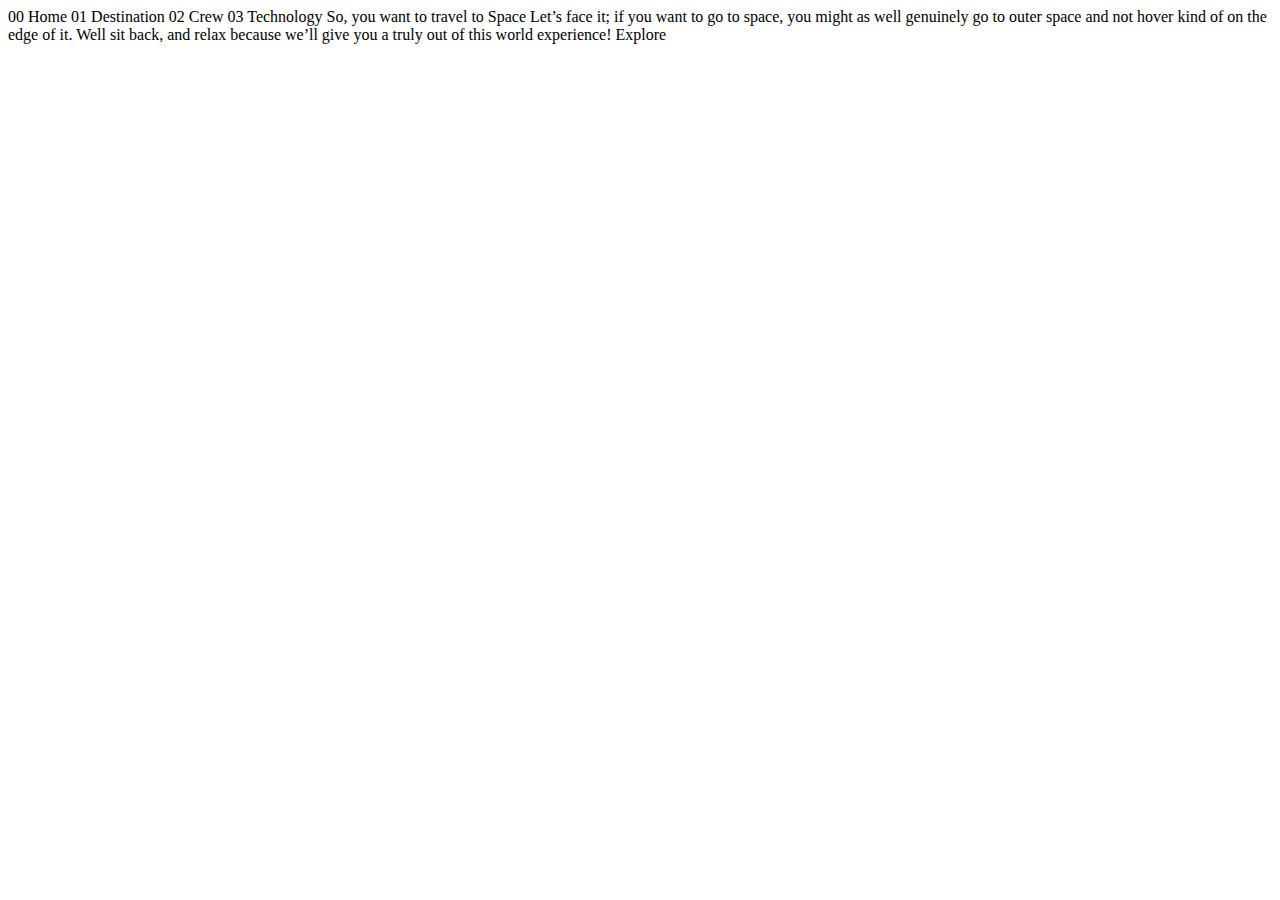
<file: starter-code/index.html>
<!DOCTYPE html>
<html lang="en">
<head>
  <meta charset="UTF-8">
  <meta name="viewport" content="width=device-width, initial-scale=1.0">

  <link rel="icon" type="image/png" sizes="32x32" href="./assets/favicon-32x32.png">
  
  <title>Frontend Mentor | Space tourism website</title>
</head>
<body>

  00 Home
  01 Destination
  02 Crew
  03 Technology

  So, you want to travel to
  Space
  Let’s face it; if you want to go to space, you might as well genuinely go to 
  outer space and not hover kind of on the edge of it. Well sit back, and relax 
  because we’ll give you a truly out of this world experience!

  Explore

</body>
</html>
</file>
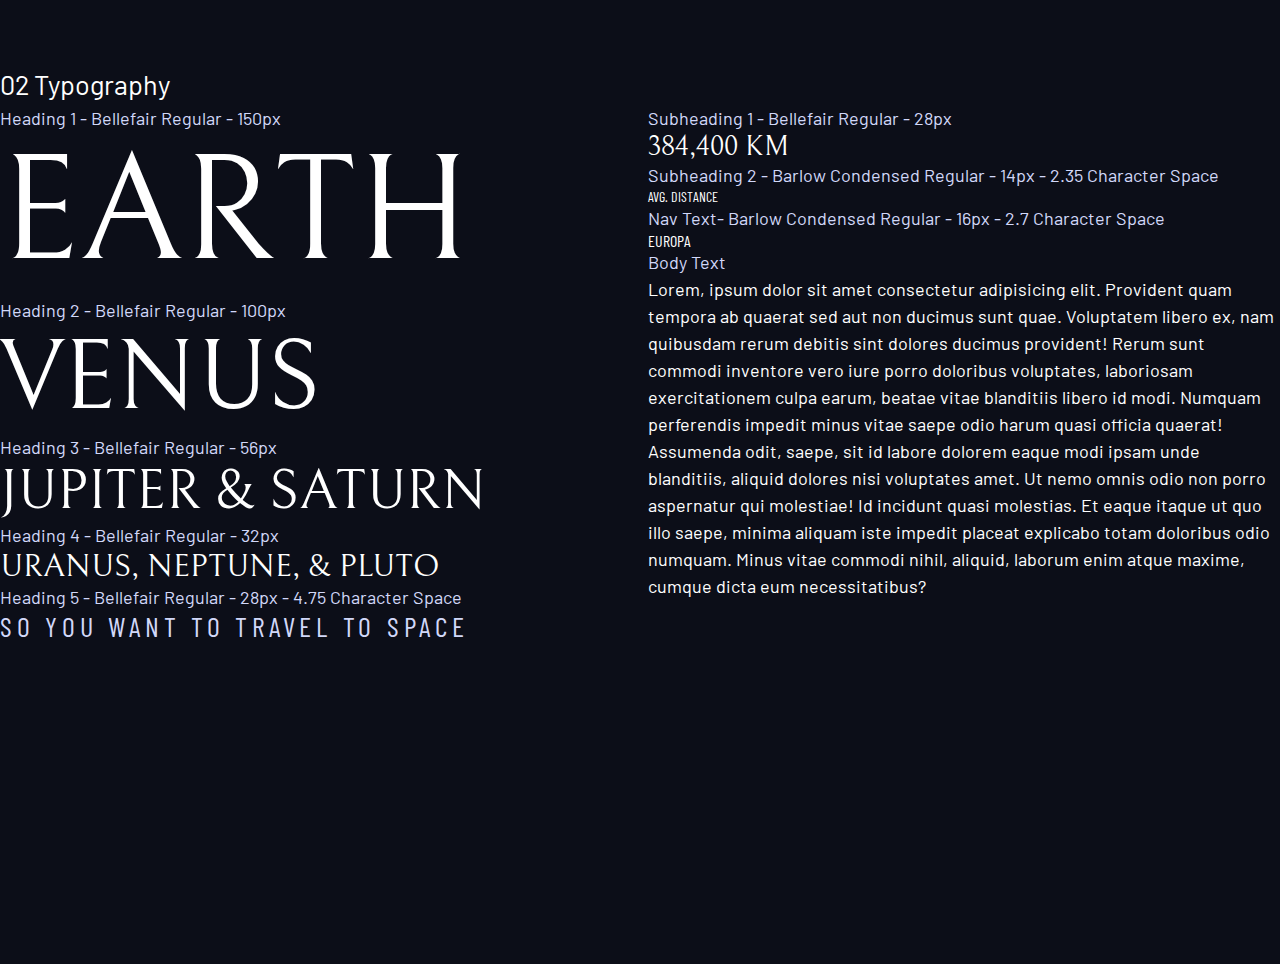
<file: 11. Numbered Titles.html>
<!DOCTYPE html>
<html lang="en">
<head>
  <meta charset="UTF-8">
  <meta http-equiv="X-UA-Compatible" content="IE=edge">
  <meta name="viewport" content="width=device-width, initial-scale=1.0">
  <link rel="preconnect" href="https://fonts.googleapis.com">
  <link rel="preconnect" href="https://fonts.gstatic.com" crossorigin>
  <link
    href="https://fonts.googleapis.com/css2?family=Barlow+Condensed:wght@400;700&family=Barlow:wght@400;700&family=Bellefair&display=swap"
    rel="stylesheet">
  <link rel="stylesheet" href="index.css">

  <title>Typography P1</title>
</head>
<body>
  <section id="typography" style="margin: 4rem 0">
    <h2><span>02</span> Typography</h2>
    <div class="flex">
      <div style="flex-basis: 100%">
        <div>
          <p class="text-accent">Heading 1 - Bellefair Regular   - 150px</p>
          <p class="fs-900 ff-serif uppercase">Earth</p>
        </div>
        <div>
          <p class="text-accent">Heading 2 - Bellefair Regular   - 100px</p>
          <p class="fs-800 ff-serif uppercase">Venus</p>
        </div>
        <div>
          <p class="text-accent">Heading 3 - Bellefair Regular   - 56px</p>
          <p class="fs-700 ff-serif uppercase">Jupiter & Saturn</p>
        </div>
        <div>
          <p class="text-accent">Heading 4 - Bellefair Regular   - 32px</p>
          <p class="fs-600 ff-serif uppercase">Uranus, Neptune, & Pluto</p>
        </div>
        <div>
          <p class="text-accent">Heading 5 - Bellefair Regular   - 28px - 4.75 Character Space</p>
          <p class="text-accent fs-500 ff-sans-cond uppercase letter-spacing-1">So you want to travel to space</p>
        </div>
      </div>
      <div style="flex-basis: 100%">
        <div>
          <p class="text-accent">Subheading 1 - Bellefair Regular - 28px</p>
          <p class="fs-500 ff-serif uppercase">384,400 Km</p>
        </div>
        <div>
          <p class="text-accent">Subheading 2 - Barlow Condensed Regular - 14px - 2.35 Character Space</p>
          <p class="fs-200 ff-sans-cond uppercase letter-spacing-3">Avg. Distance</p>
        </div>
        <div>
          <p class="text-accent">Nav Text- Barlow Condensed Regular - 16px - 2.7 Character Space</p>
          <p class="fs-300 ff-sans-cond uppercase letter-spacing-2">Europa</p>
        </div>
        <div>
          <p class="text-accent">Body Text</p>
          <p>Lorem, ipsum dolor sit amet consectetur adipisicing elit. Provident quam tempora ab quaerat sed aut non ducimus sunt quae. Voluptatem libero ex, nam quibusdam rerum debitis sint dolores ducimus provident!
          Rerum sunt commodi inventore vero iure porro doloribus voluptates, laboriosam exercitationem culpa earum, beatae vitae blanditiis libero id modi. Numquam perferendis impedit minus vitae saepe odio harum quasi officia quaerat!
          Assumenda odit, saepe, sit id labore dolorem eaque modi ipsam unde blanditiis, aliquid dolores nisi voluptates amet. Ut nemo omnis odio non porro aspernatur qui molestiae! Id incidunt quasi molestias.
          Et eaque itaque ut quo illo saepe, minima aliquam iste impedit placeat explicabo totam doloribus odio numquam. Minus vitae commodi nihil, aliquid, laborum enim atque maxime, cumque dicta eum necessitatibus?</p>
        </div>
      </div>
    </div>
  </section>
</body>
</html>
</file>
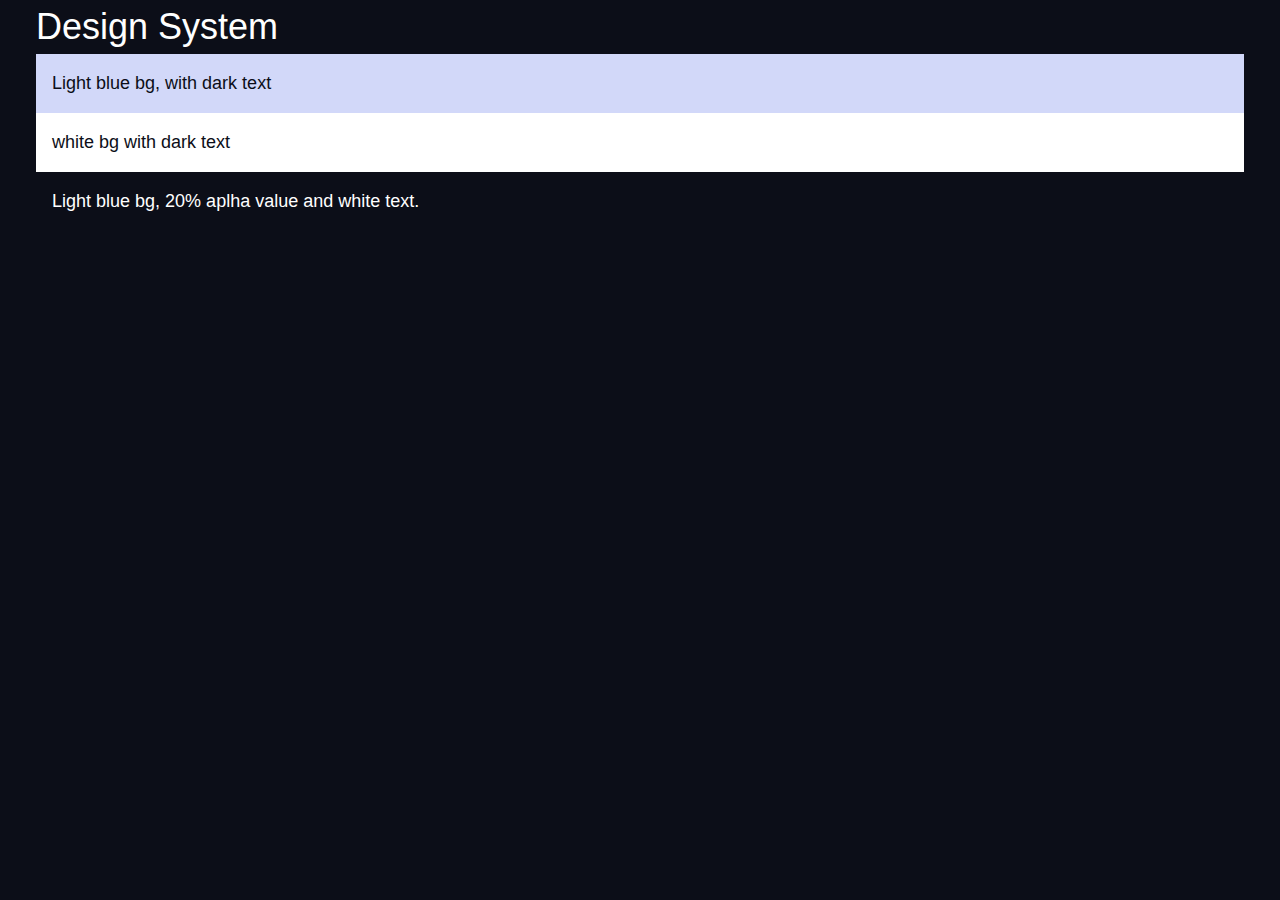
<file: 7. Color Challenge.html>
<!DOCTYPE html>
<html lang="en">
<head>
  <meta charset="UTF-8">
  <meta http-equiv="X-UA-Compatible" content="IE=edge">
  <meta name="viewport" content="width=device-width, initial-scale=1.0">
      <link rel="stylesheet" href="index.css" />
  <title>Color Challenge</title>
</head>
<body class="bg-dark">
  <!--CHALLENGE ---------
      1. Give the first div a light blue background and dark text color
      2. Give the second dv a white bg and dark text color
      3. Give the 3rd div a light blue bfg with 20% aplha value  and white text.

  ---------------------->

  <div class="container">
    <h1>Design System</h1>

    <div class="bg-accent text-dark" style="padding: 1rem" >
    Light blue bg, with dark text
  </div>

    <div class="bg-white text-dark" style="padding: 1rem" >
    white bg with dark text
  </div>

    <div class="example-component text-white" style="padding: 1rem">
    Light blue bg, 20% aplha value and white text.
  </div>
  </div>
</body>
</html>
</file>
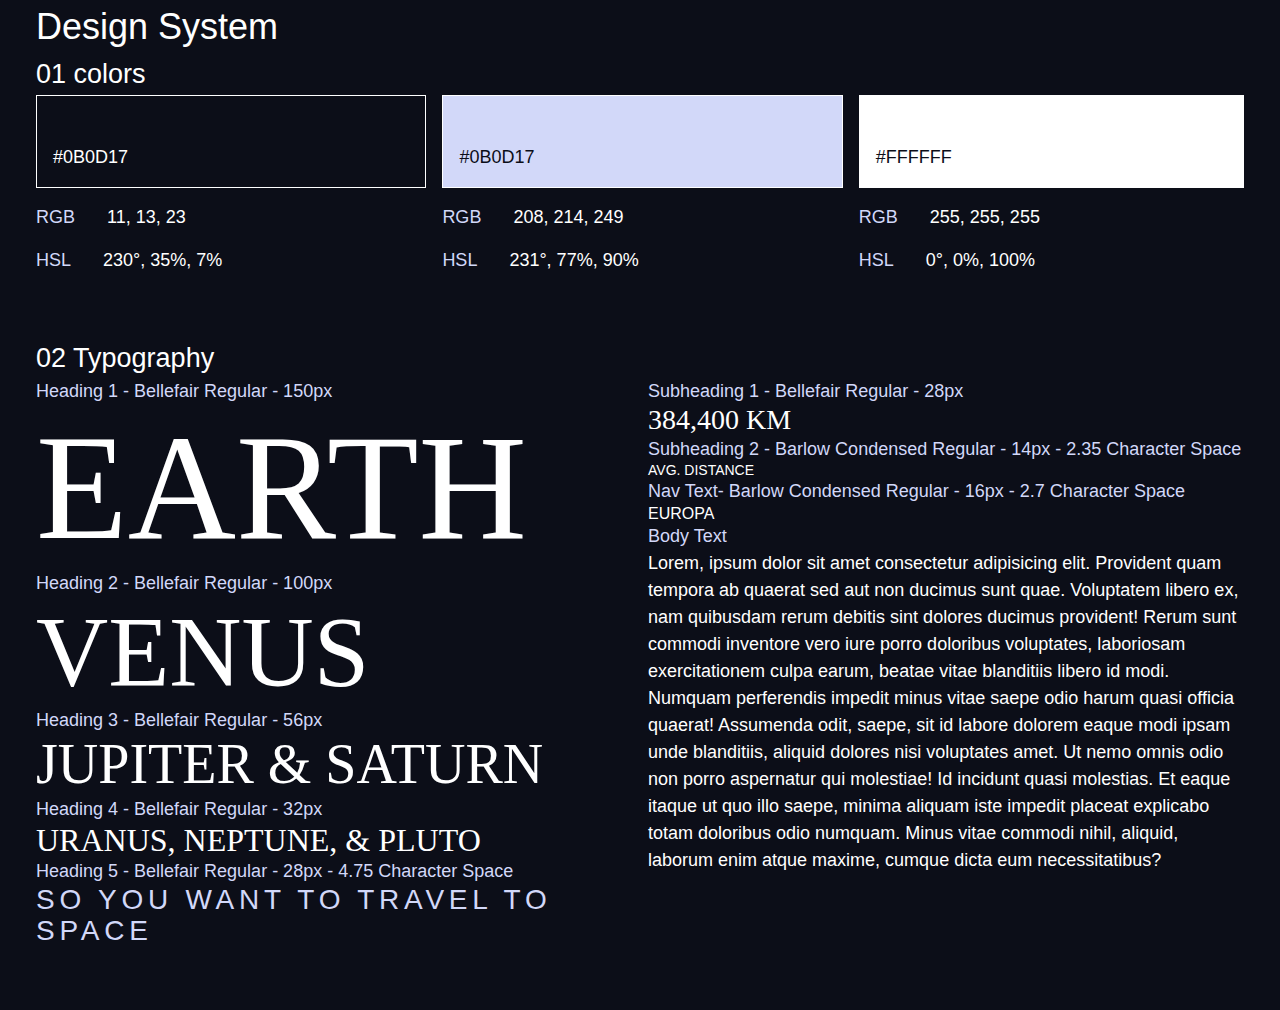
<file: 8 & 10. Color Utility & Typo.html>
<!DOCTYPE html>
<html lang="en">
  <head>
    <meta charset="UTF-8" />
    <meta http-equiv="X-UA-Compatible" content="IE=edge" />
    <meta name="viewport" content="width=device-width, initial-scale=1.0" />
    <link rel="stylesheet" href="index.css" />
    <title>Color Utility Classes</title>
  </head>
  <body class="bg-dark text-white">
    <div class="container">
      <h1>Design System</h1>

      <section id="colors">
        <h2><span>01</span> colors</h2>
        <div class="grid cols-3">
          <div class="grid">
            <div
              class="bg-dark text-white"
              style="padding: 3rem 1rem 1rem; border: 1px solid white"
            >
              #0B0D17
            </div>
            <p class="flex" style="--gap: 2rem"><span class="text-accent">RGB</span> 11, 13, 23</p>
            <p class="flex" style="--gap: 2rem"><span class="text-accent">HSL</span> 230°, 35%, 7%</p>
          </div>
          <div class="grid">
            <div
              class="bg-accent text-dark"
              style="padding: 3rem 1rem 1rem; border: 1px solid white"
            >
              #0B0D17
            </div>
            <p class="flex" style="--gap: 2rem"><span class="text-accent">RGB</span> 208, 214, 249</p>
            <p class="flex" style="--gap: 2rem"><span class="text-accent">HSL</span> 231°, 77%, 90%</p>
          </div>
          <div class="grid">
            <div
              class="bg-white text-dark"
              style="padding: 3rem 1rem 1rem; border: 1px solid white"
            >
              #FFFFFF
            </div>
            <p class="flex" style="--gap: 2rem"><span class="text-accent">RGB</span> 255, 255, 255</p>
            <p class="flex" style="--gap: 2rem"><span class="text-accent">HSL</span> 0°, 0%, 100%</p>
          </div>
        </div>
      </section>

      <section id="typography" style="margin: 4rem 0">
        <h2><span>02</span> Typography</h2>
        <div class="flex">
          <div style="flex-basis: 100%">
            <div>
              <p class="text-accent">Heading 1 - Bellefair Regular - 150px</p>
              <p class="fs-900 ff-serif uppercase">Earth</p>
            </div>
            <div>
              <p class="text-accent">Heading 2 - Bellefair Regular - 100px</p>
              <p class="fs-800 ff-serif uppercase">Venus</p>
            </div>
            <div>
              <p class="text-accent">Heading 3 - Bellefair Regular - 56px</p>
              <p class="fs-700 ff-serif uppercase">Jupiter & Saturn</p>
            </div>
            <div>
              <p class="text-accent">Heading 4 - Bellefair Regular - 32px</p>
              <p class="fs-600 ff-serif uppercase">Uranus, Neptune, & Pluto</p>
            </div>
            <div>
              <p class="text-accent">Heading 5 - Bellefair Regular - 28px - 4.75 Character Space</p>
              <p class="text-accent fs-500 ff-sans-cond uppercase letter-spacing-1">So you want to travel to space</p>
            </div>
          </div>
          <div style="flex-basis: 100%">
            <div>
              <p class="text-accent">Subheading 1 - Bellefair Regular - 28px</p>
              <p class="fs-500 ff-serif uppercase">384,400 Km</p>
            </div>
            <div>
              <p class="text-accent">Subheading 2 - Barlow Condensed Regular - 14px - 2.35 Character Space</p>
              <p class="fs-200 ff-sans-cond uppercase letter-spacing-3">Avg. Distance</p>
            </div>
            <div>
              <p class="text-accent">Nav Text- Barlow Condensed Regular - 16px - 2.7 Character Space</p>
              <p class="fs-300 ff-sans-cond uppercase letter-spacing-2">Europa</p>
            </div>
            <div>
              <p class="text-accent">Body Text</p>
              <p>Lorem, ipsum dolor sit amet consectetur adipisicing elit. Provident quam tempora ab quaerat sed aut non
                ducimus sunt quae. Voluptatem libero ex, nam quibusdam rerum debitis sint dolores ducimus provident!
                Rerum sunt commodi inventore vero iure porro doloribus voluptates, laboriosam exercitationem culpa earum,
                beatae vitae blanditiis libero id modi. Numquam perferendis impedit minus vitae saepe odio harum quasi officia
                quaerat!
                Assumenda odit, saepe, sit id labore dolorem eaque modi ipsam unde blanditiis, aliquid dolores nisi voluptates
                amet. Ut nemo omnis odio non porro aspernatur qui molestiae! Id incidunt quasi molestias.
                Et eaque itaque ut quo illo saepe, minima aliquam iste impedit placeat explicabo totam doloribus odio numquam.
                Minus vitae commodi nihil, aliquid, laborum enim atque maxime, cumque dicta eum necessitatibus?</p>
            </div>
          </div>
        </div>
      </section>
    </div>
  </body>
</html>
</file>
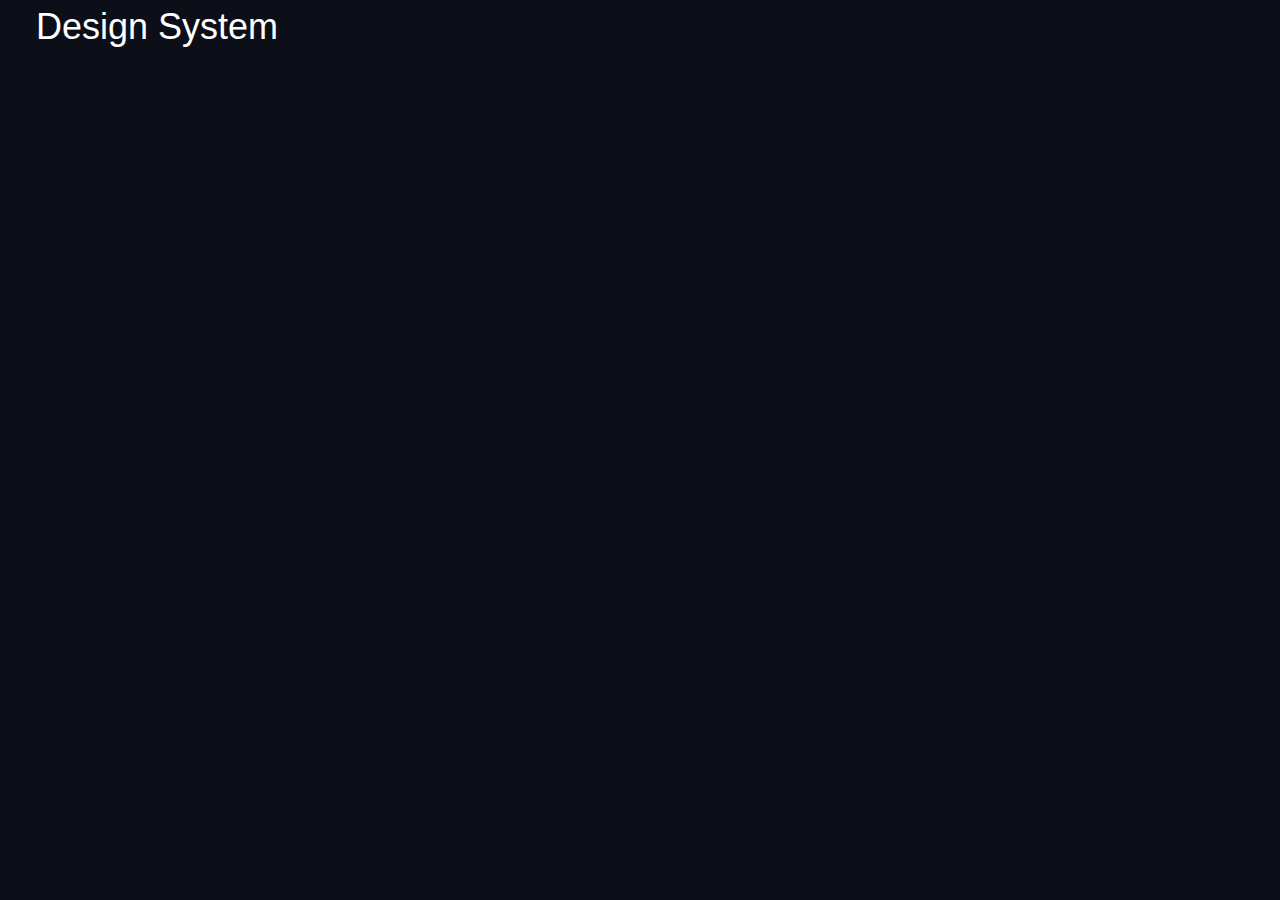
<file: design-system.html>
<!DOCTYPE html>
<html lang="en">
<head>
  <meta charset="UTF-8">
  <meta http-equiv="X-UA-Compatible" content="IE=edge">
  <meta name="viewport" content="width=device-width, initial-scale=1.0">
  <link rel="stylesheet" href="index.css">
  <title>Document</title>
</head>
<body class="bg-dark">
  <div class="container">
    <h1>Design System</h1>
    <section id="colors">
  
    </section>
  </div>
</body>
</html>
</file>
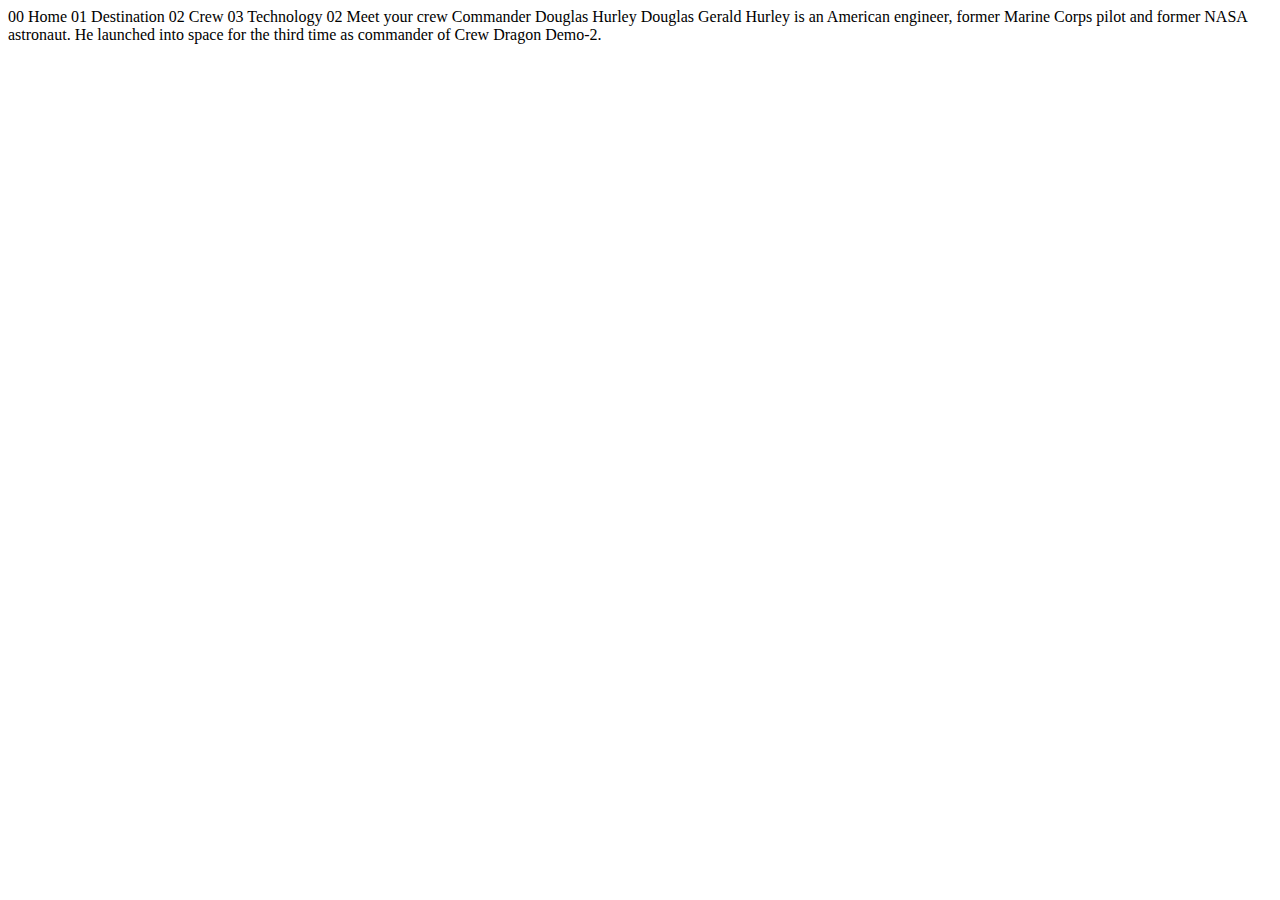
<file: starter-code/crew-commander.html>
<!DOCTYPE html>
<html lang="en">
<head>
  <meta charset="UTF-8">
  <meta name="viewport" content="width=device-width, initial-scale=1.0">

  <link rel="icon" type="image/png" sizes="32x32" href="./assets/favicon-32x32.png">
  
  <title>Frontend Mentor | Space tourism website</title>
</head>
<body>

  00 Home
  01 Destination
  02 Crew
  03 Technology

  02 Meet your crew

  Commander
  Douglas Hurley

  Douglas Gerald Hurley is an American engineer, former Marine Corps pilot 
  and former NASA astronaut. He launched into space for the third time as 
  commander of Crew Dragon Demo-2.
</body>
</html>
</file>
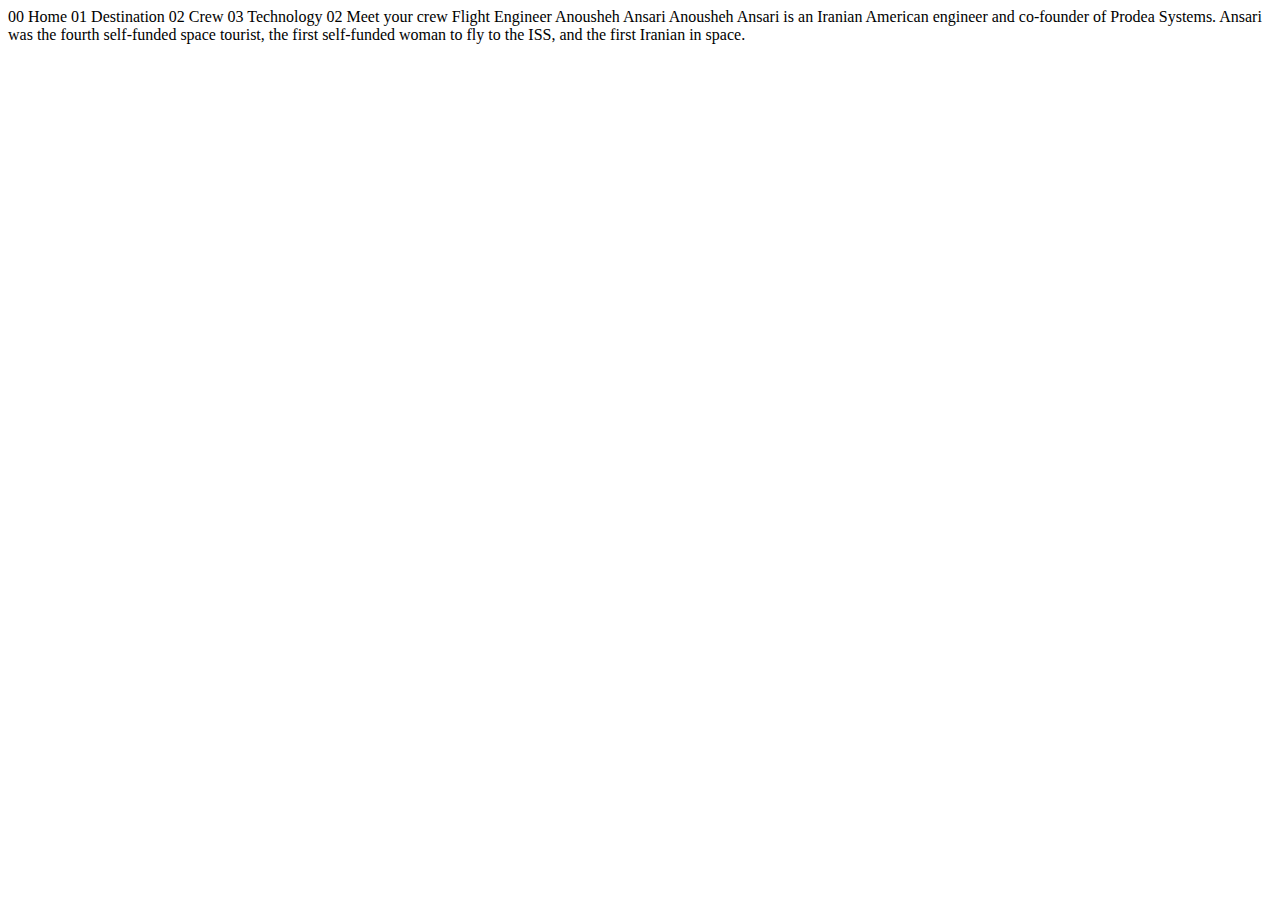
<file: starter-code/crew-engineer.html>
<!DOCTYPE html>
<html lang="en">
<head>
  <meta charset="UTF-8">
  <meta name="viewport" content="width=device-width, initial-scale=1.0">

  <link rel="icon" type="image/png" sizes="32x32" href="./assets/favicon-32x32.png">
  
  <title>Frontend Mentor | Space tourism website</title>
</head>
<body>

  00 Home
  01 Destination
  02 Crew
  03 Technology

  02 Meet your crew

  Flight Engineer
  Anousheh Ansari

  Anousheh Ansari is an Iranian American engineer and co-founder of Prodea Systems. 
  Ansari was the fourth self-funded space tourist, the first self-funded woman to 
  fly to the ISS, and the first Iranian in space. 
</body>
</html>
</file>
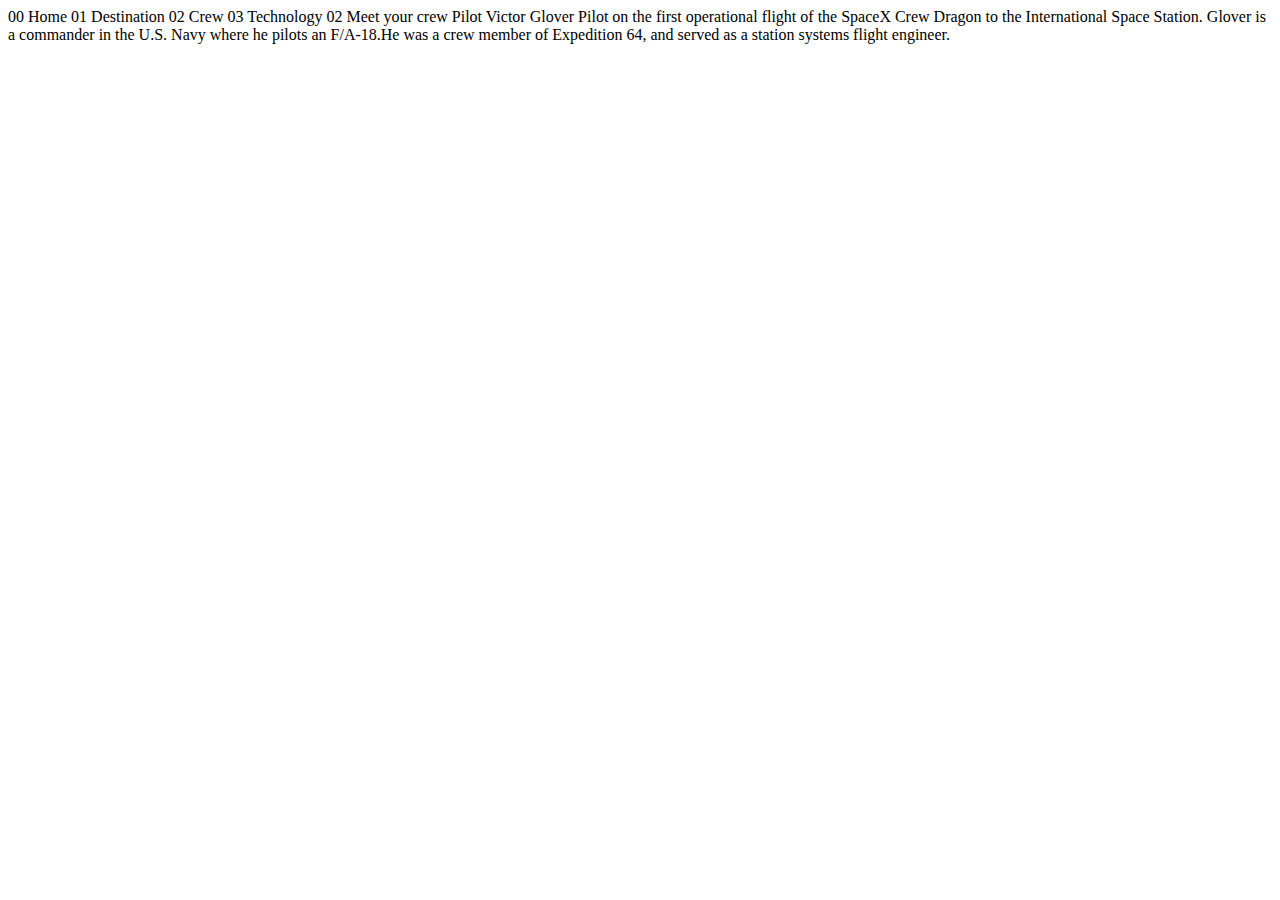
<file: starter-code/crew-pilot.html>
<!DOCTYPE html>
<html lang="en">
<head>
  <meta charset="UTF-8">
  <meta name="viewport" content="width=device-width, initial-scale=1.0">

  <link rel="icon" type="image/png" sizes="32x32" href="./assets/favicon-32x32.png">
  
  <title>Frontend Mentor | Space tourism website</title>
</head>
<body>

  00 Home
  01 Destination
  02 Crew
  03 Technology

  02 Meet your crew

  Pilot
  Victor Glover

  Pilot on the first operational flight of the SpaceX Crew Dragon to the 
  International Space Station. Glover is a commander in the U.S. Navy where 
  he pilots an F/A-18.He was a crew member of Expedition 64, and served as a 
  station systems flight engineer. 
</body>
</html>
</file>
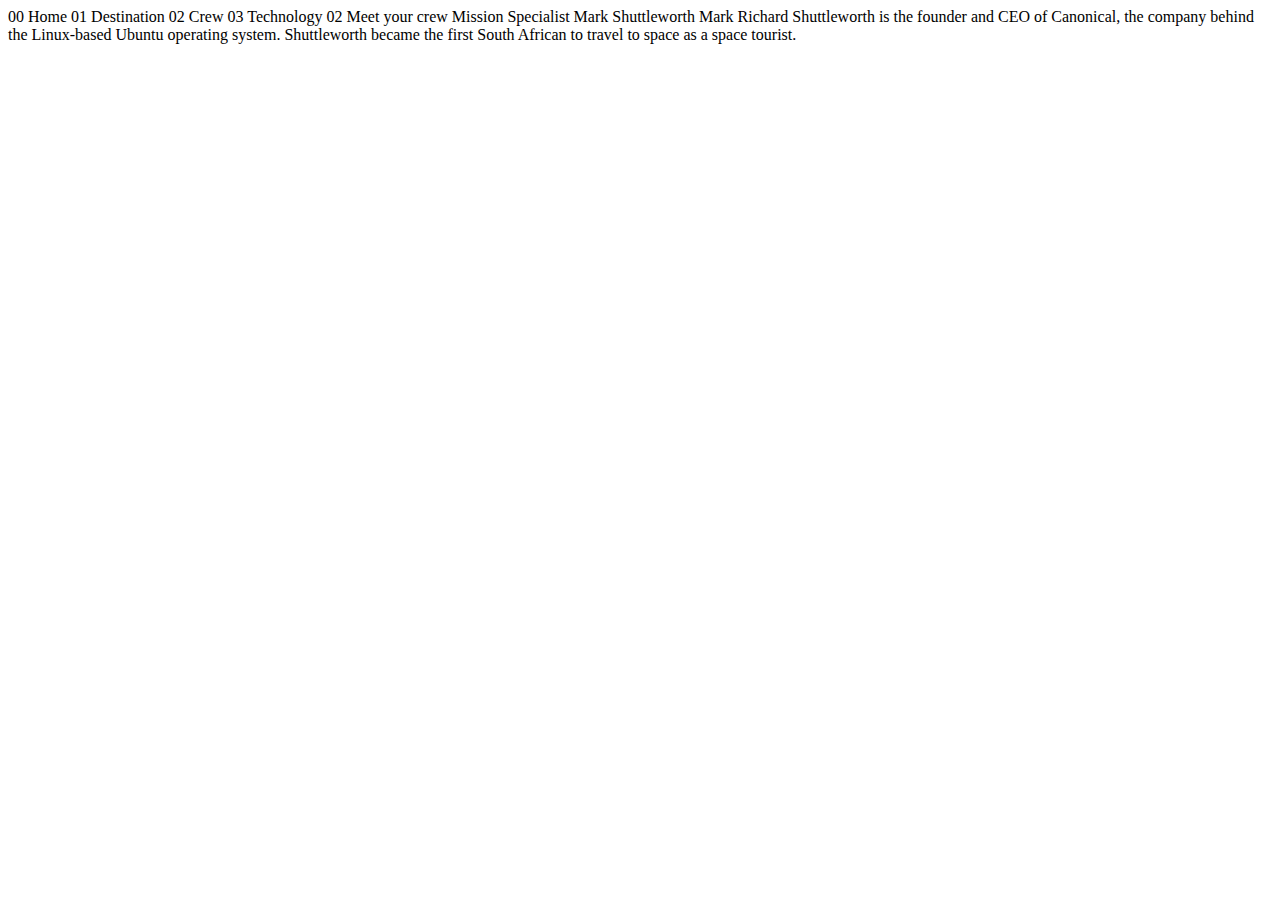
<file: starter-code/crew-specialist.html>
<!DOCTYPE html>
<html lang="en">
<head>
  <meta charset="UTF-8">
  <meta name="viewport" content="width=device-width, initial-scale=1.0">

  <link rel="icon" type="image/png" sizes="32x32" href="./assets/favicon-32x32.png">
  
  <title>Frontend Mentor | Space tourism website</title>
</head>
<body>

  00 Home
  01 Destination
  02 Crew
  03 Technology

  02 Meet your crew

  Mission Specialist
  Mark Shuttleworth

  Mark Richard Shuttleworth is the founder and CEO of Canonical, the company behind 
  the Linux-based Ubuntu operating system. Shuttleworth became the first South 
  African to travel to space as a space tourist.
</body>
</html>
</file>
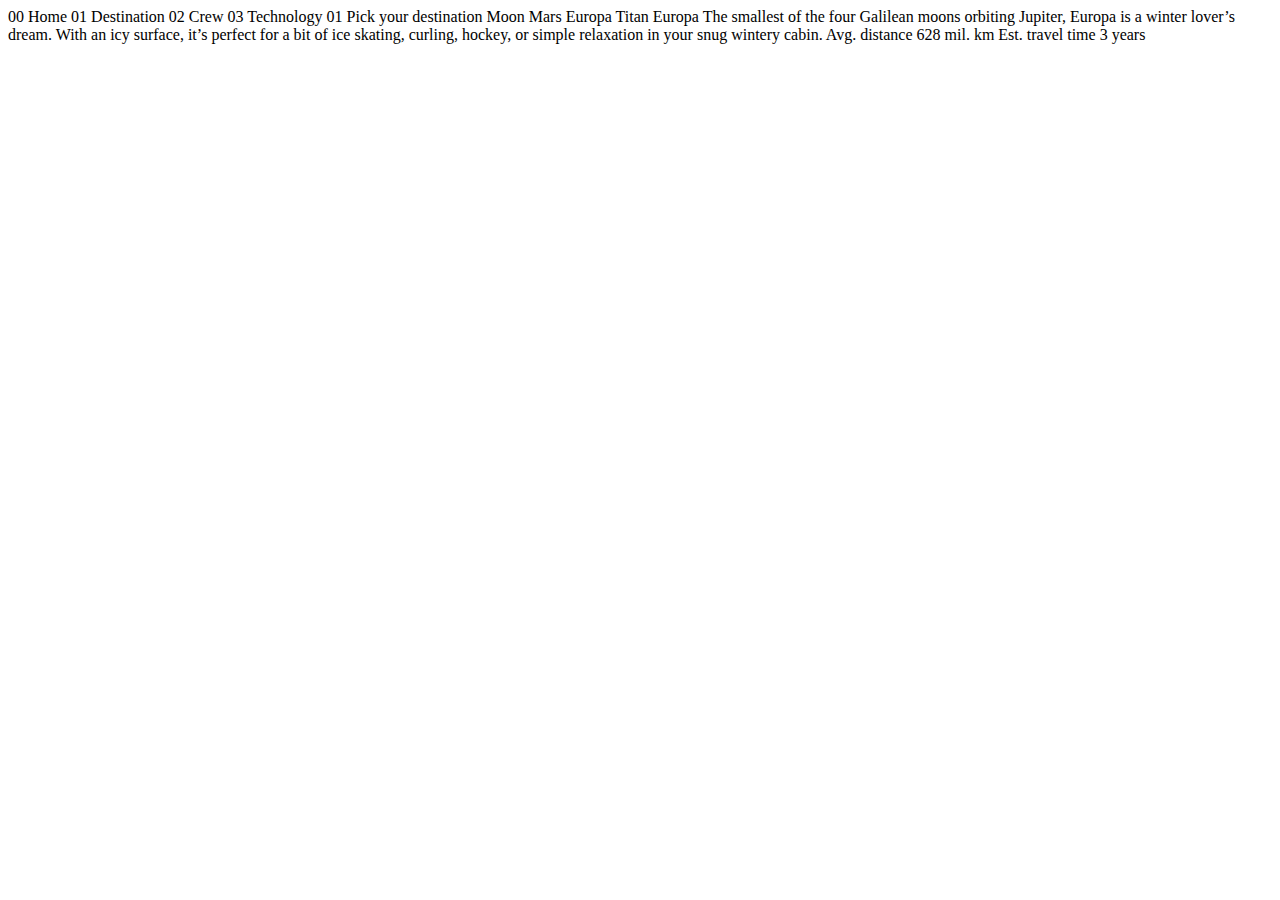
<file: starter-code/destination-europa.html>
<!DOCTYPE html>
<html lang="en">
<head>
  <meta charset="UTF-8">
  <meta name="viewport" content="width=device-width, initial-scale=1.0">

  <link rel="icon" type="image/png" sizes="32x32" href="./assets/favicon-32x32.png">
  
  <title>Frontend Mentor | Space tourism website</title>
</head>
<body>

  00 Home
  01 Destination
  02 Crew
  03 Technology

  01 Pick your destination

  Moon
  Mars
  Europa
  Titan

  Europa

  The smallest of the four Galilean moons orbiting Jupiter, Europa is a 
  winter lover’s dream. With an icy surface, it’s perfect for a bit of 
  ice skating, curling, hockey, or simple relaxation in your snug 
  wintery cabin.

  Avg. distance
  628 mil. km

  Est. travel time
  3 years
</body>
</html>
</file>
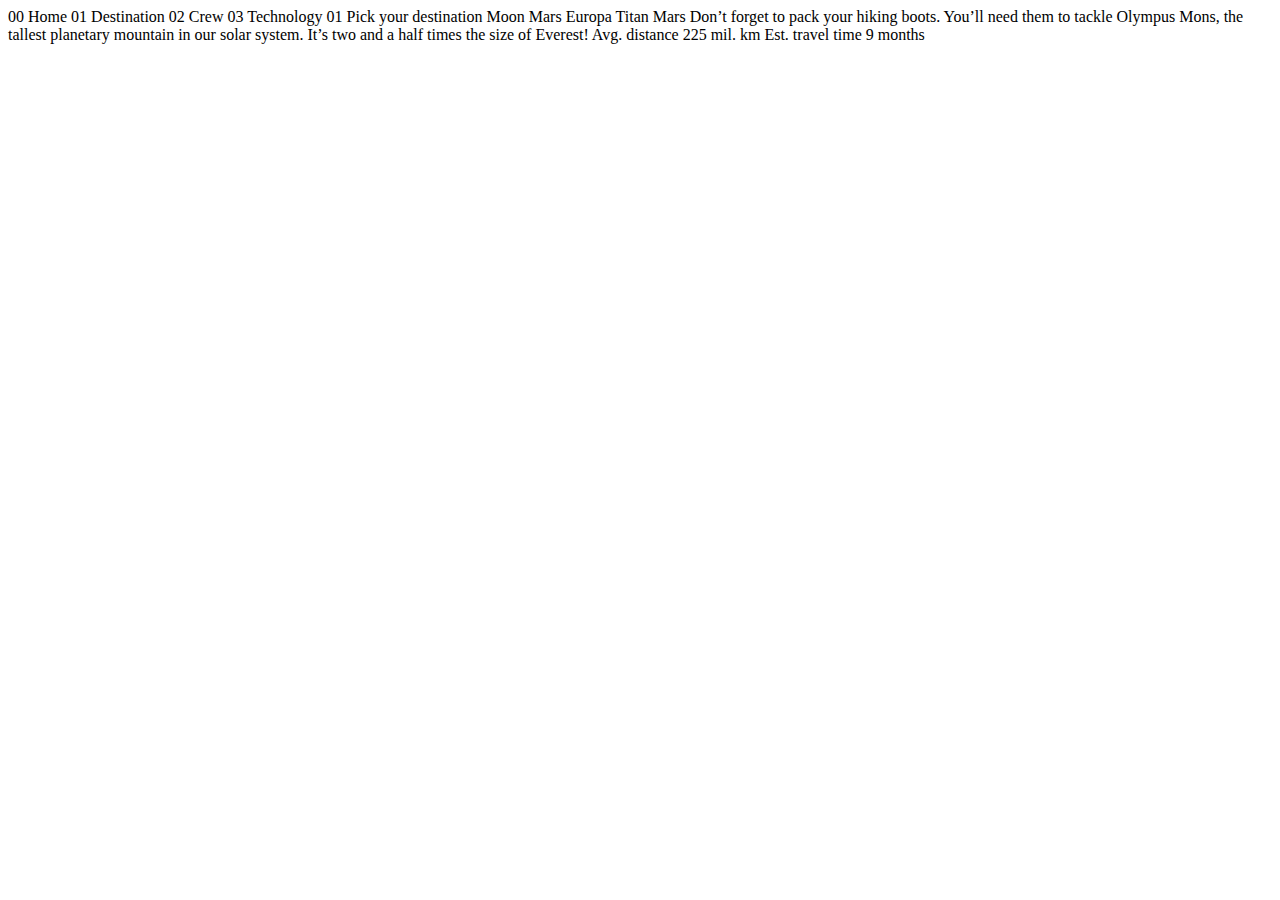
<file: starter-code/destination-mars.html>
<!DOCTYPE html>
<html lang="en">
<head>
  <meta charset="UTF-8">
  <meta name="viewport" content="width=device-width, initial-scale=1.0">

  <link rel="icon" type="image/png" sizes="32x32" href="./assets/favicon-32x32.png">
  
  <title>Frontend Mentor | Space tourism website</title>
</head>
<body>

  00 Home
  01 Destination
  02 Crew
  03 Technology

  01 Pick your destination

  Moon
  Mars
  Europa
  Titan

  Mars

  Don’t forget to pack your hiking boots. You’ll need them to tackle Olympus Mons, 
  the tallest planetary mountain in our solar system. It’s two and a half times 
  the size of Everest!

  Avg. distance
  225 mil. km

  Est. travel time
  9 months
</body>
</html>
</file>
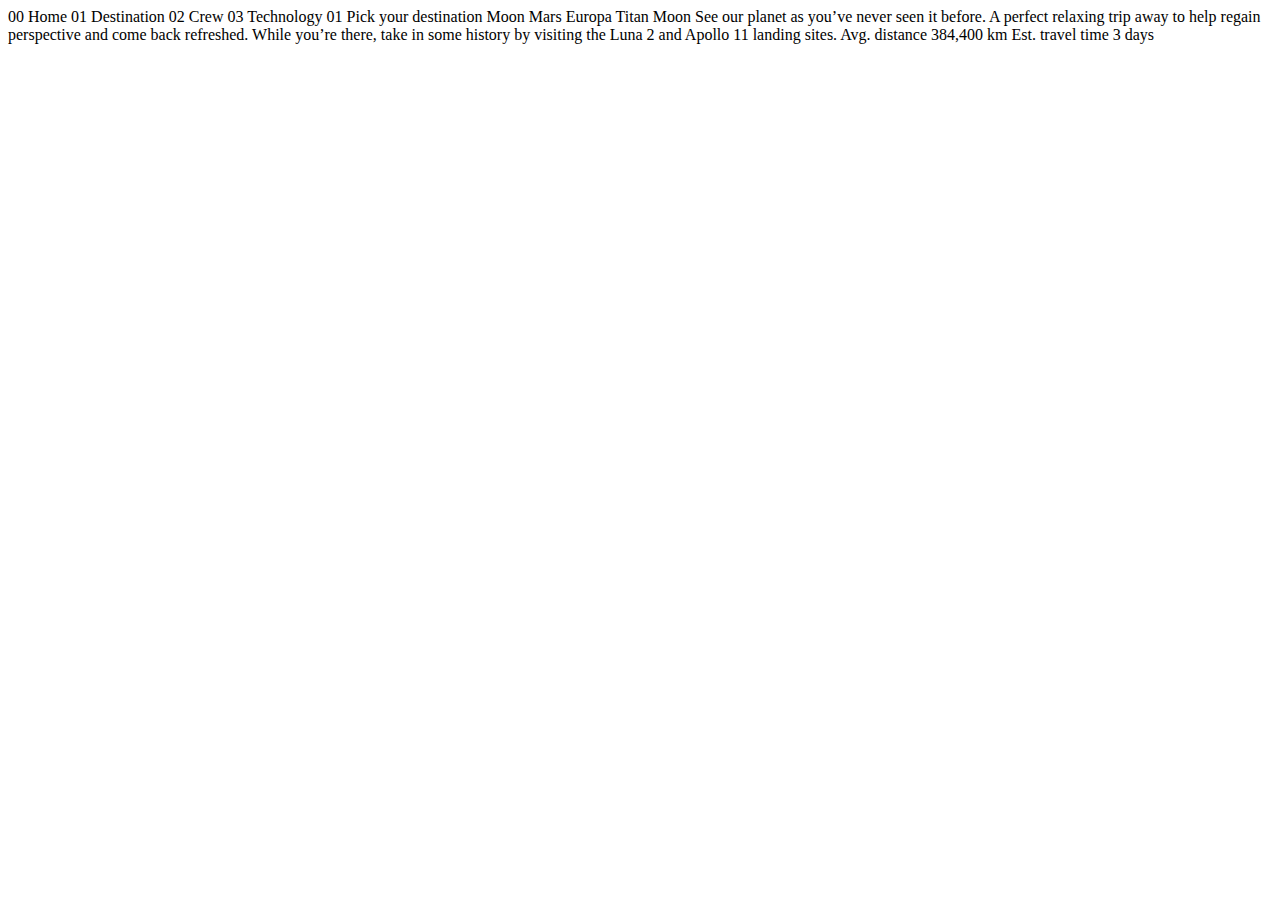
<file: starter-code/destination-moon.html>
<!DOCTYPE html>
<html lang="en">
<head>
  <meta charset="UTF-8">
  <meta name="viewport" content="width=device-width, initial-scale=1.0">

  <link rel="icon" type="image/png" sizes="32x32" href="./assets/favicon-32x32.png">
  
  <title>Frontend Mentor | Space tourism website</title>
</head>
<body>

  00 Home
  01 Destination
  02 Crew
  03 Technology

  01 Pick your destination

  Moon
  Mars
  Europa
  Titan

  Moon

  See our planet as you’ve never seen it before. A perfect relaxing trip away to help 
  regain perspective and come back refreshed. While you’re there, take in some history 
  by visiting the Luna 2 and Apollo 11 landing sites.

  Avg. distance
  384,400 km

  Est. travel time
  3 days
</body>
</html>
</file>
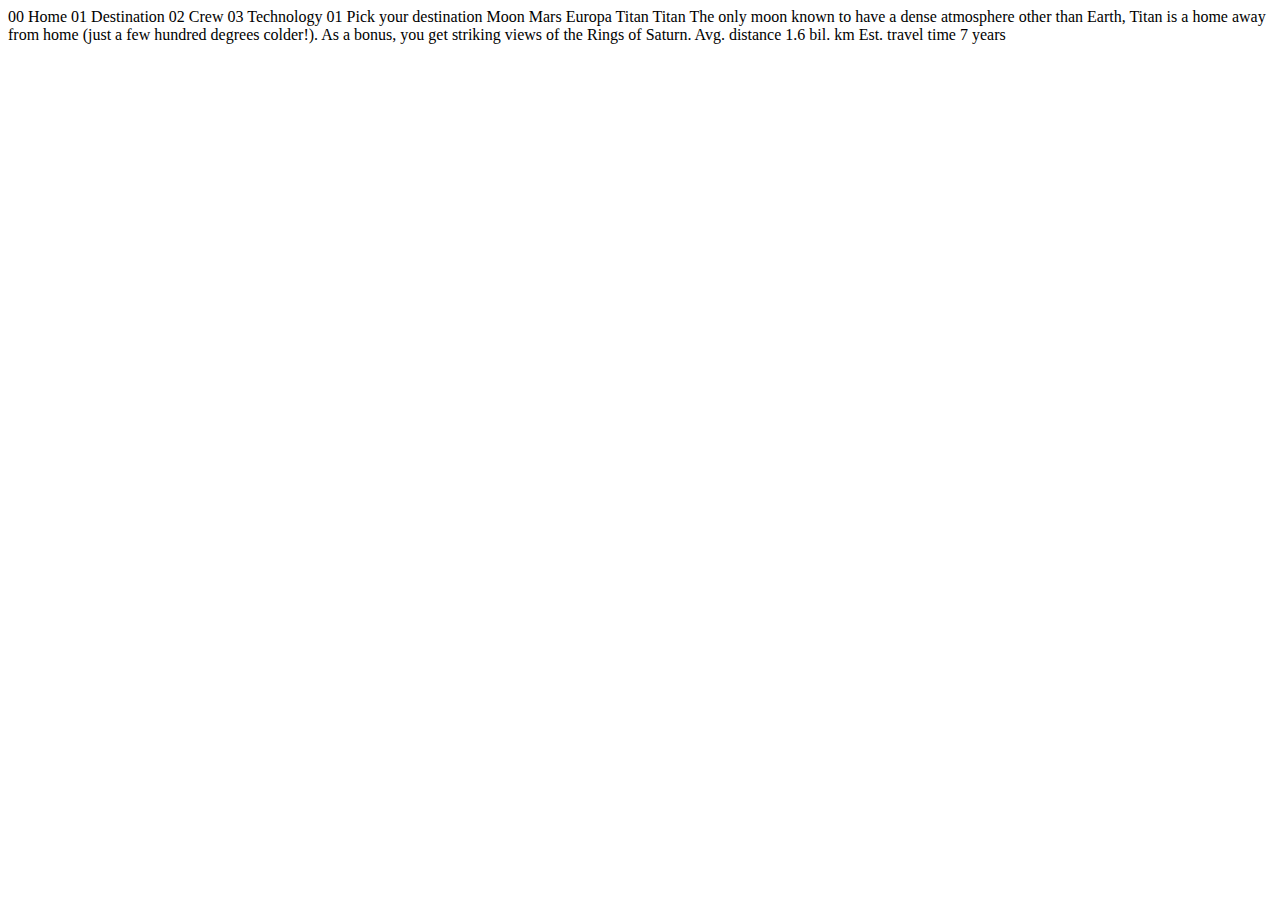
<file: starter-code/destination-titan.html>
<!DOCTYPE html>
<html lang="en">
<head>
  <meta charset="UTF-8">
  <meta name="viewport" content="width=device-width, initial-scale=1.0">

  <link rel="icon" type="image/png" sizes="32x32" href="./assets/favicon-32x32.png">
  
  <title>Frontend Mentor | Space tourism website</title>
</head>
<body>

  00 Home
  01 Destination
  02 Crew
  03 Technology

  01 Pick your destination

  Moon
  Mars
  Europa
  Titan

  Titan

  The only moon known to have a dense atmosphere other than Earth, Titan 
  is a home away from home (just a few hundred degrees colder!). As a 
  bonus, you get striking views of the Rings of Saturn.

  Avg. distance
  1.6 bil. km

  Est. travel time
  7 years
</body>
</html>
</file>
<file: index.css>
/* ------------------ */
/* Custom Properties  */
/* ------------------ */

:root {
  /* colors */
  --clr-dark: 230 35% 7%;
  --clr-light: 231 77% 90%;
  --clr-white: 0 0% 100%;

  /* font-sizes. Not taking pixels as picels can have different values according to browsers or users may have set pixels value in the ssetings whihc will get overwrittewn which we don't want   */
  --fs-900: 9.375rem;
  --fs-800: 6.25rem;
  --fs-700: 3.5rem;
  --fs-600: 2rem;
  --fs-500: 1.75rem;
  --fs-400: 1.125rem;
  --fs-300: 1rem;
  --fs-200: 0.875rem;

  /* font-families */
  --ff-serif: "Bellefair", serif;
  --ff-sans-cond: "Barlow Condensed", sans-serif;
  --ff-sans-normal: "Barlow", sans-serif;
}

/* ------------------ */
/*       Reset        */
/* ------------------ */

/* Box sizing */
*,
*::before,
*::after {
  box-sizing: border-box;
}

/* Reset Margines */
/* The most frustrating thing is collapsing margins. when everything has a margin top and bottom of it. */
body,
h1,
h2,
h3,
h4,
h5,
p,
picture {
  margin: 0;
}

h1,
h2,
h3,
h4,
h5,
h6,
p {
  font-weight: 400;
}

/* set up the body */
/* by default line height is 1.4 whihc is small */
body {
  font-family: var(--ff-sans-normal);
  font-size: var(--fs-400);
  color: hsl(var(--clr-white));
  background-color: hsl(var(--clr-dark));
  line-height: 1.5;
  min-height: 100vh;
}
.uppercase {
  text-transform: uppercase;
}

/* Make the images easier to work with */
/* images have time to time spacing which makes an issue later. Images to max witdh 100 so that it shrinks during responsive. */
img,
picture {
  max-width: 100%;
  display: block;
}

/* Make form elements easier tpo work with */
/* They dont' usually inherit font properites.  */
input,
button,
textarea,
select {
  font: inherit;
}

/* remove animation for people who turned them off */
@media (prefers-reduced-motion: reduce) {
  *,
  *::before,
  *::after {
    animation-duration: 0.01ms !important;
    animation-iteration-count: 1 !important;
    transition-duration: 0.01ms !important;
    scroll-behavior: auto !important;
  }
}

/* ------------------ */
/*  Utility classes   */
/* ------------------ */

.flex {
  display: flex;
  gap: var(--gap, 1rem);
}

.grid {
  display: grid;
  gap: var(--gap, 1rem);
}

.cols-3 {
  grid-template-areas: "item1 item2 item3";
}

.container {
  padding-inline: 2em;
  margin-inline: auto;
  max-width: 80rem;
}

/* For Assitive people. Example, a button if no text in it then they'll not understand */
.sr-only {
  position: absolute;
  width: 1px;
  height: 1px;
  padding: 0;
  margin: -1px;
}

/* color */

.bg-dark {
  background-color: hsl(var(--clr-dark));
}
.bg-accent {
  background-color: hsl(var(--clr-light));
}
.bg-white {
  background-color: hsl(var(--clr-white));
}

.text-dark {
  color: hsl(var(--clr-dark));
}
.text-accent {
  color: hsl(var(--clr-light));
}
.text-white {
  color: hsl(var(--clr-white));
}

/* typography */

.ff-serif {
  font-family: var(--ff-serif);
}

.ff-sans-cond {
  font-family: var(--ff-sans-cond);
}

.ff-sans-normal {
  font-family: var(--ff-sans-normal);
}

.letter-spacing-1 {
  letter-spacing: 4.75px;
}
.letter-spacing-2 {
  letter-spacing: 2;
}
.letter-spacing-3 {
  letter-spacing: 3;
}

.fs-900 {
  font-size: var(--fs-900);
}
.fs-800 {
  font-size: var(--fs-800);
}
.fs-700 {
  font-size: var(--fs-700);
}
.fs-600 {
  font-size: var(--fs-600);
}
.fs-500 {
  font-size: var(--fs-500);
}
.fs-400 {
  font-size: var(--fs-400);
}
.fs-300 {
  font-size: var(--fs-300);
}
.fs-200 {
  font-size: var(--fs-200);
}

.fs-900,
.fs-800,
.fs-700,
.fs-600,
.fs-500,
.fs-400,
.fs-300,
.fs-200 {
  line-height: 1.1;
}

/* https://youtu.be/lRaL-8qZ0mM?t=3492 */
</file>
